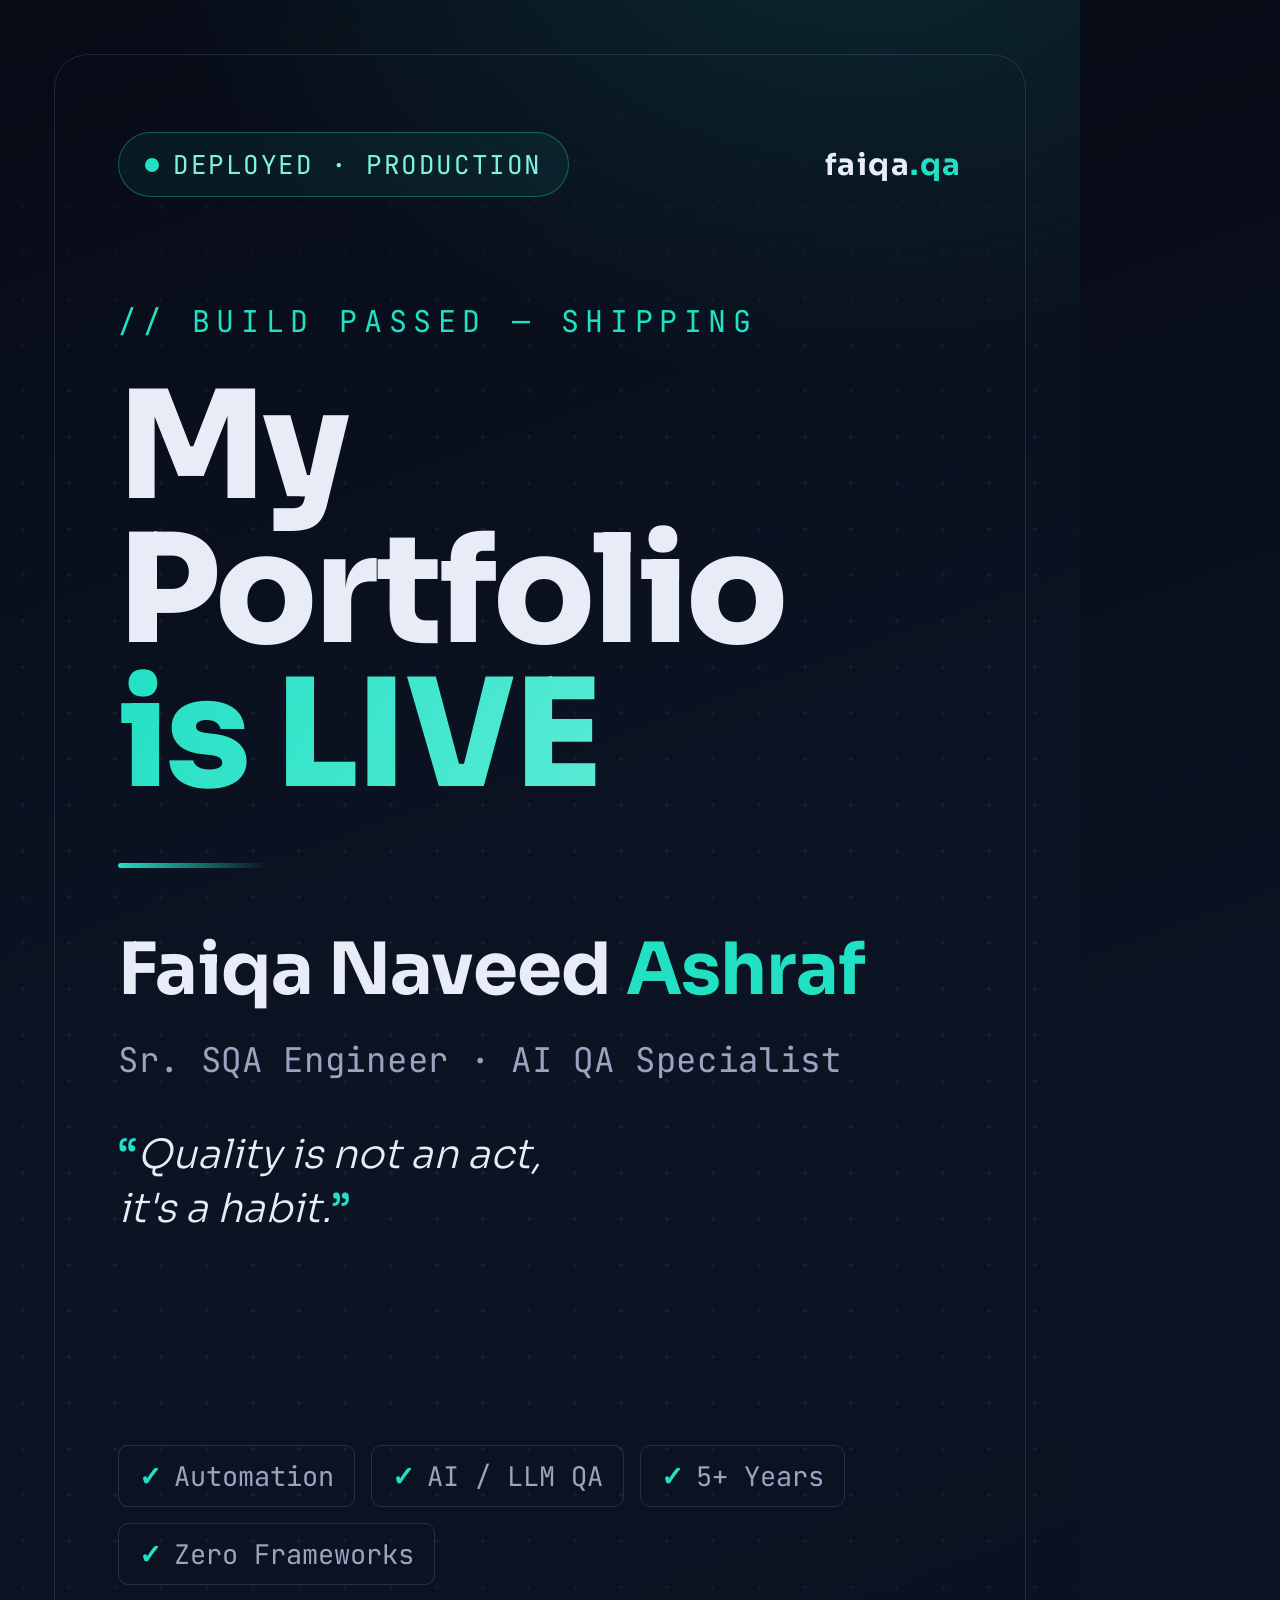
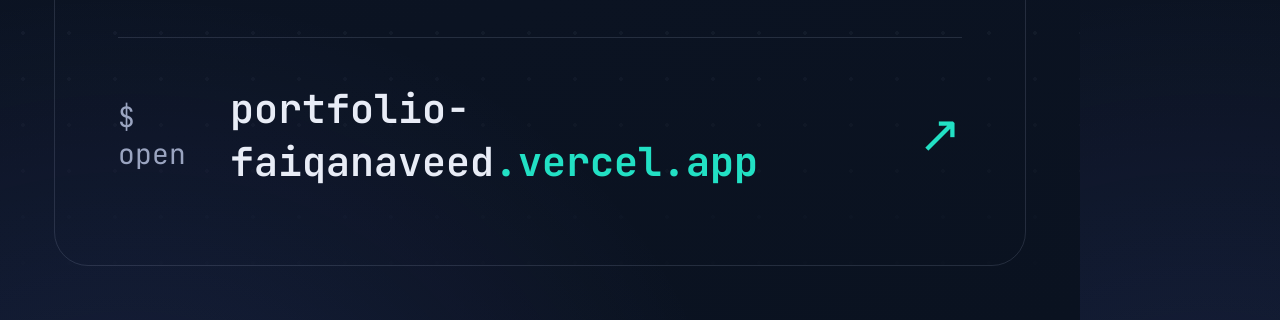
<file: status/status.html>
<!DOCTYPE html>
<html lang="en">
<head>
<meta charset="UTF-8" />
<meta name="viewport" content="width=1080, initial-scale=1" />
<title>Portfolio Launch Status</title>
<link rel="preconnect" href="https://fonts.googleapis.com" />
<link rel="preconnect" href="https://fonts.gstatic.com" crossorigin />
<link href="https://fonts.googleapis.com/css2?family=Sora:wght@300;400;600;700;800&family=JetBrains+Mono:wght@400;600&display=swap" rel="stylesheet" />
<style>
  :root{
    --bg0:#070b16; --bg1:#0c1424; --bg2:#0a1220;
    --ink:#e8ecf6; --ink-dim:#9aa4c0;
    --accent:#22e0c4; --mint:#7cf2df; --accent-2:#6f7bff;
  }
  *{margin:0;padding:0;box-sizing:border-box;}
  html,body{width:1080px;height:1920px;}
  body{
    font-family:'Sora',sans-serif;
    background:
      radial-gradient(1200px 900px at 78% -8%, rgba(34,224,196,.14), transparent 60%),
      radial-gradient(1000px 800px at 12% 108%, rgba(111,123,255,.12), transparent 60%),
      linear-gradient(160deg, var(--bg0), var(--bg1) 55%, var(--bg2));
    color:var(--ink);
    position:relative; overflow:hidden;
  }
  /* dotted coverage lattice */
  .lattice{position:absolute;inset:0;
    background-image:radial-gradient(rgba(154,164,192,.16) 2px, transparent 2px);
    background-size:46px 46px; mask-image:linear-gradient(180deg,transparent,#000 22%,#000 78%,transparent);
    opacity:.5;}
  .frame{position:absolute;inset:54px;border:1px solid rgba(154,164,192,.18);border-radius:34px;}
  .wrap{position:relative;height:100%;display:flex;flex-direction:column;
    padding:132px 118px;}

  /* top status row */
  .top{display:flex;align-items:center;justify-content:space-between;
    font-family:'JetBrains Mono',monospace;font-size:26px;color:var(--ink-dim);
    letter-spacing:.06em;}
  .pill{display:inline-flex;align-items:center;gap:14px;
    border:1px solid rgba(34,224,196,.35);border-radius:999px;
    padding:14px 26px;color:var(--mint);background:rgba(34,224,196,.06);}
  .dot{width:14px;height:14px;border-radius:50%;background:var(--accent);
    box-shadow:0 0 0 0 rgba(34,224,196,.6);animation:pulse 2s infinite;}
  @keyframes pulse{0%{box-shadow:0 0 0 0 rgba(34,224,196,.55)}70%{box-shadow:0 0 0 22px rgba(34,224,196,0)}100%{box-shadow:0 0 0 0 rgba(34,224,196,0)}}
  .brand{color:var(--ink);font-weight:700;font-family:'Sora';font-size:30px;}
  .brand b{color:var(--accent);}

  /* hero block */
  .hero{margin-top:auto;margin-bottom:auto;}
  .eyebrow{font-family:'JetBrains Mono',monospace;color:var(--accent);
    font-size:30px;letter-spacing:.22em;text-transform:uppercase;margin-bottom:34px;}
  .headline{font-weight:800;font-size:150px;line-height:.96;letter-spacing:-.02em;}
  .headline .live{display:block;color:transparent;
    background:linear-gradient(120deg,var(--accent),var(--mint));
    -webkit-background-clip:text;background-clip:text;}
  .rule{width:150px;height:5px;border-radius:4px;margin:56px 0;
    background:linear-gradient(90deg,var(--accent),transparent);}
  .name{font-weight:700;font-size:72px;letter-spacing:-.01em;}
  .name span{color:var(--accent);}
  .role{font-family:'JetBrains Mono',monospace;color:var(--ink-dim);
    font-size:34px;margin-top:22px;letter-spacing:.02em;}
  .tag{margin-top:46px;font-size:40px;font-weight:300;font-style:italic;
    color:var(--ink);line-height:1.35;max-width:760px;}
  .tag .q{color:var(--accent);font-style:normal;font-weight:600;}

  /* endpoint footer */
  .foot{margin-top:auto;}
  .checks{display:flex;gap:16px;flex-wrap:wrap;margin-bottom:52px;
    font-family:'JetBrains Mono',monospace;font-size:27px;}
  .chk{display:inline-flex;align-items:center;gap:12px;color:var(--ink-dim);
    border:1px solid rgba(154,164,192,.2);border-radius:10px;padding:12px 20px;}
  .chk b{color:var(--accent);font-weight:600;}
  .url{display:flex;align-items:center;gap:24px;
    border-top:1px solid rgba(154,164,192,.18);padding-top:44px;}
  .url .label{font-family:'JetBrains Mono',monospace;color:var(--ink-dim);font-size:28px;}
  .url .link{font-family:'JetBrains Mono',monospace;font-weight:600;
    font-size:40px;color:var(--ink);}
  .url .link b{color:var(--accent);}
  .arrow{margin-left:auto;font-size:52px;color:var(--accent);}
</style>
</head>
<body>
  <div class="lattice"></div>
  <div class="frame"></div>
  <div class="wrap">
    <div class="top">
      <span class="pill"><span class="dot"></span> DEPLOYED · PRODUCTION</span>
      <span class="brand">faiqa<b>.qa</b></span>
    </div>

    <div class="hero">
      <p class="eyebrow">// build passed — shipping</p>
      <h1 class="headline">My Portfolio<span class="live">is LIVE</span></h1>
      <div class="rule"></div>
      <p class="name">Faiqa Naveed <span>Ashraf</span></p>
      <p class="role">Sr. SQA Engineer · AI QA Specialist</p>
      <p class="tag"><span class="q">“</span>Quality is not an act,<br/>it's a habit.<span class="q">”</span></p>
    </div>

    <div class="foot">
      <div class="checks">
        <span class="chk"><b>✓</b> Automation</span>
        <span class="chk"><b>✓</b> AI / LLM QA</span>
        <span class="chk"><b>✓</b> 5+ Years</span>
        <span class="chk"><b>✓</b> Zero Frameworks</span>
      </div>
      <div class="url">
        <span class="label">$ open</span>
        <span class="link">portfolio-faiqanaveed<b>.vercel.app</b></span>
        <span class="arrow">↗</span>
      </div>
    </div>
  </div>
</body>
</html>
</file>
